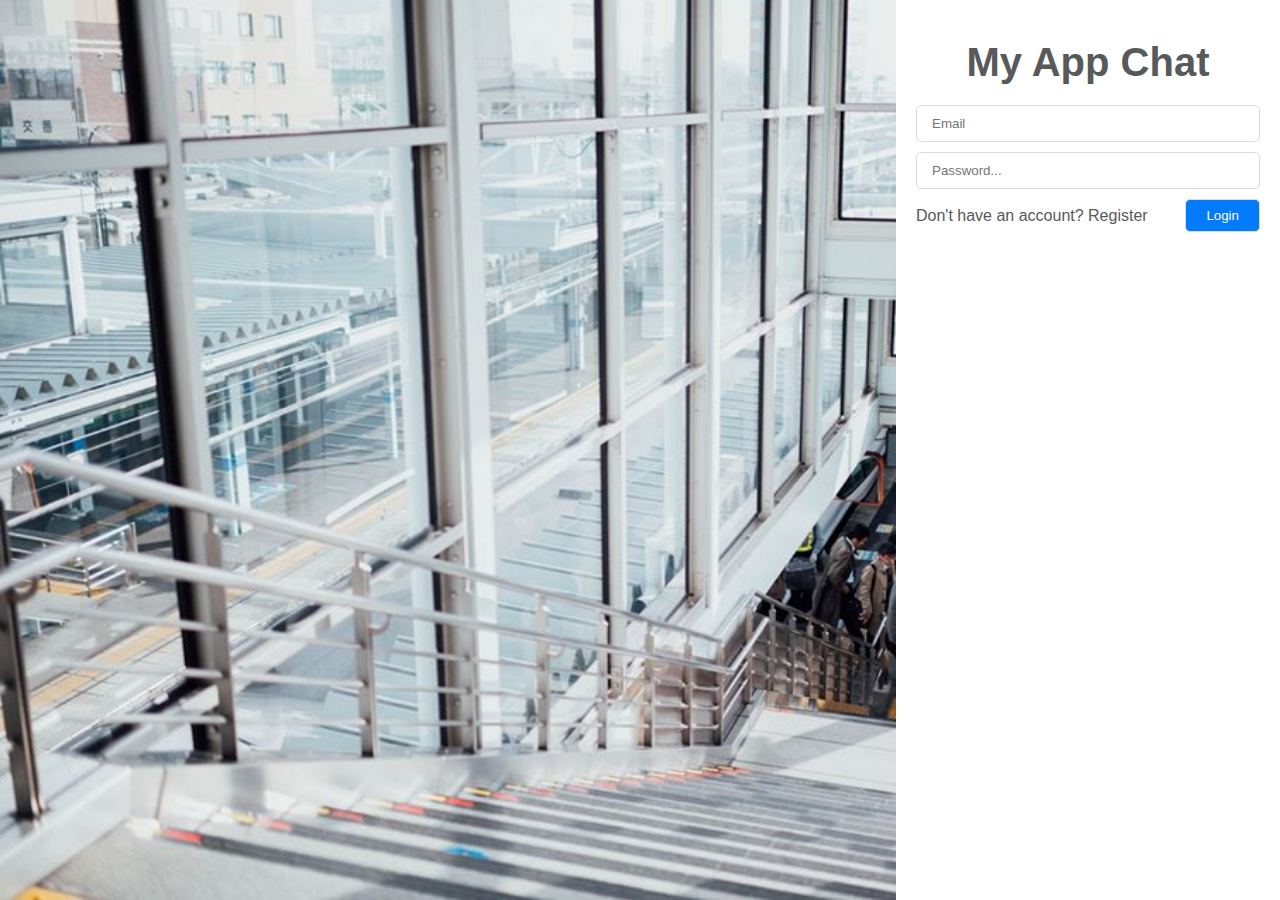
<file: ChatApps/HTML/Temp.html>
<!DOCTYPE html>
<html lang="en">

<head>
    <meta charset="UTF-8">
    <meta name="viewport" content="width=device-width, initial-scale=1.0">
    <title>Document</title>
    <link rel="stylesheet" href="../CSS/Style.css">
    <link rel="stylesheet" href="../CSS/Login.css">
</head>

<body>
    <div class="login-container">
        <div class="aside-right">
            <div class="header">
                <h3>My App Chat</h3>
            </div>
            <form id="login-form">
             <div class="input-wrapper">
                    <input type="email" placeholder="Email" name="email">
                    <div class="error" id="email-error"></div>
                </div>
        
                <div class="input-wrapper">
                    <input type="password" placeholder="Password..." name="password">
                    <div class="error" id="password-error"></div>
                </div>
        
                <div class="form-action">
                    <span id="redirect-to-register">
                        Don't have an account? <a onclick="goToRegister()">Register</a>
                    </span>
        
                    <button class="btn" type="submit">Login</button>
                </div>
            </form>
        </div>
        </div>
</body>

</html>
</file>
<file: ChatApps/CSS/Style.css>
*{
    margin: 0;
    padding: 0;
    box-sizing: border-box;
}

.input-wrapper input{
    border: 1px solid #dbdbdb;
    padding: 10px 15px;
    border-radius: 5px;
    width: 100%;
}

.input-wrapper {
    margin-bottom: 10px;
}

.btn{
    color: #fff;
    background-color: #037bfe;
    padding: 8px 20px;
    border-radius: 5px;
    cursor: pointer;
    border: 1px solid #dbdbdb;
}

.error{
    color: #ff0000;
    font-family: sans-serif;
    font-size: 13px;
}
</file>
<file: ChatApps/CSS/Login.css>
.login-container{
    background: url(../Images/Login-background.jpg);
    height: 100vh;
    background-size: cover;
    display: flex;
    justify-content: flex-end;
}

.login-container .aside-right{
    background-color: #fff;
    height: 100vh;
    width: 30%;   
}

.login-container .aside-right .header h3{
    font-size: 40px;
    font-family: sans-serif;
    color: rgb(88, 89, 91);
    text-align: center;
    padding-top: 40px;
}

#login-form{
    padding: 20px;
}

.login-container .aside-right .form-action{
    display: flex;
    justify-content: space-between;
    align-items: center;
    font-family: sans-serif;
    color: rgb(88, 89, 91);
}
</file>
